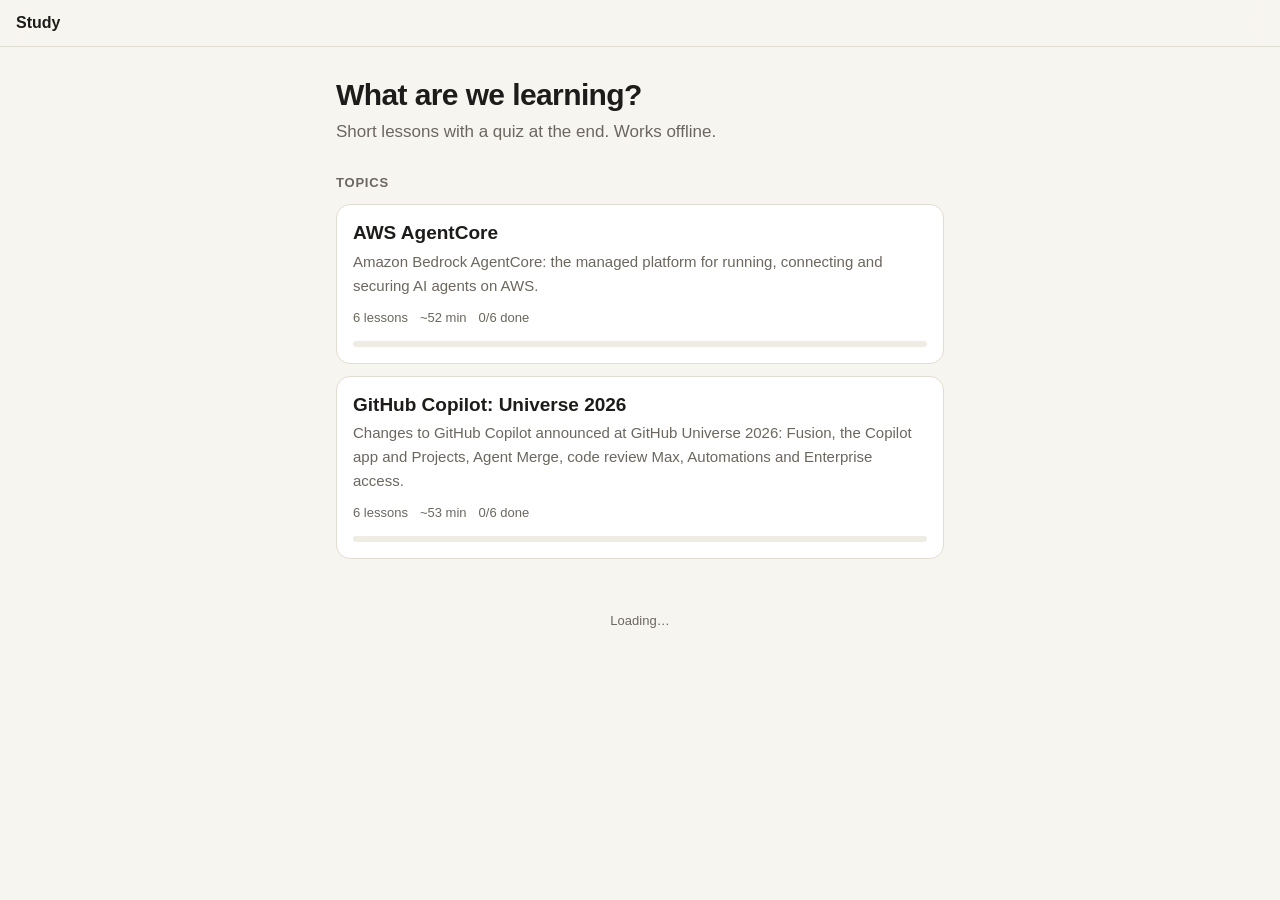
<file: docs/index.html>
<!doctype html>
<html lang="en">
<head>
  <meta charset="utf-8">
  <meta name="viewport" content="width=device-width, initial-scale=1, viewport-fit=cover">
  <title>Study</title>
  <meta name="description" content="Offline study notes and quizzes.">
  <meta name="theme-color" content="#f7f5f0" media="(prefers-color-scheme: light)">
  <meta name="theme-color" content="#16171a" media="(prefers-color-scheme: dark)">
  <meta name="apple-mobile-web-app-capable" content="yes">
  <meta name="mobile-web-app-capable" content="yes">
  <meta name="apple-mobile-web-app-status-bar-style" content="default">
  <meta name="apple-mobile-web-app-title" content="Study">
  <link rel="manifest" href="manifest.webmanifest">
  <link rel="icon" href="icons/icon.svg" type="image/svg+xml">
  <link rel="apple-touch-icon" href="icons/apple-touch-icon.png">
  <link rel="stylesheet" href="styles.css">
</head>
<body>
  <header class="topbar">
    <a class="back" id="back" href="#/" hidden aria-label="Back">
      <svg viewBox="0 0 24 24" width="22" height="22" aria-hidden="true"><path d="M15 5l-7 7 7 7" fill="none" stroke="currentColor" stroke-width="2.2" stroke-linecap="round" stroke-linejoin="round"/></svg>
    </a>
    <div class="crumb" id="crumb">Study</div>
  </header>
  <div class="progress-rail" id="rail"><div class="progress-bar" id="bar"></div></div>
  <main id="app" tabindex="-1"></main>
  <footer class="foot" id="foot">Loading…</footer>
  <script src="app.js" type="module"></script>
</body>
</html>
</file>
<file: docs/styles.css>
:root {
  --bg: #f7f5f0;
  --surface: #ffffff;
  --surface-2: #efece4;
  --text: #1d1c1a;
  --muted: #6b675f;
  --border: #e2ddd2;
  --accent: #c2550f;
  --accent-soft: #fbe9dc;
  --good: #1f7a4d;
  --good-soft: #e1f3e8;
  --bad: #b3261e;
  --bad-soft: #fbe4e2;
  --code-bg: #f1eee7;
  --radius: 14px;
  --measure: 40rem;
  --font: -apple-system, BlinkMacSystemFont, "SF Pro Text", "Segoe UI", Roboto, sans-serif;
  --serif: "Iowan Old Style", "Palatino", Georgia, serif;
  --mono: ui-monospace, "SF Mono", Menlo, Consolas, monospace;
}

@media (prefers-color-scheme: dark) {
  :root {
    --bg: #16171a;
    --surface: #1f2024;
    --surface-2: #26282d;
    --text: #ecebe8;
    --muted: #a19d95;
    --border: #33353b;
    --accent: #f29a5c;
    --accent-soft: #3a2a1f;
    --good: #6fd09b;
    --good-soft: #1b3226;
    --bad: #f28b82;
    --bad-soft: #3b2120;
    --code-bg: #24262b;
  }
}

* { box-sizing: border-box; }

html { -webkit-text-size-adjust: 100%; }

body {
  margin: 0;
  background: var(--bg);
  color: var(--text);
  font: 17px/1.6 var(--font);
  min-height: 100vh;
  padding-bottom: env(safe-area-inset-bottom);
}

a { color: var(--accent); }

/* Top bar */
.topbar {
  position: sticky;
  top: 0;
  z-index: 10;
  display: flex;
  align-items: center;
  gap: 4px;
  padding: calc(env(safe-area-inset-top) + 10px) 16px 10px;
  background: color-mix(in srgb, var(--bg) 88%, transparent);
  -webkit-backdrop-filter: blur(12px);
  backdrop-filter: blur(12px);
  border-bottom: 1px solid var(--border);
}
.back {
  display: grid;
  place-items: center;
  width: 36px;
  height: 36px;
  margin-left: -8px;
  border-radius: 10px;
  color: var(--text);
}
.back:active { background: var(--surface-2); }
.back[hidden] { display: none; }
.crumb {
  font-weight: 600;
  font-size: 16px;
  white-space: nowrap;
  overflow: hidden;
  text-overflow: ellipsis;
}
.progress-rail {
  position: sticky;
  top: calc(env(safe-area-inset-top) + 57px);
  z-index: 9;
  height: 3px;
  background: transparent;
}
.progress-bar { height: 100%; width: 0; background: var(--accent); transition: width .1s linear; }

main {
  max-width: var(--measure);
  margin: 0 auto;
  padding: 20px 16px 40px;
  outline: none;
}

.foot {
  max-width: var(--measure);
  margin: 0 auto;
  padding: 0 16px 32px;
  color: var(--muted);
  font-size: 13px;
  text-align: center;
}

/* Home + topic lists */
.hello h1 { font: 700 30px/1.15 var(--font); margin: 8px 0 6px; letter-spacing: -0.02em; }
.hello p { color: var(--muted); margin: 0 0 24px; }

.section-label {
  font-size: 13px;
  font-weight: 600;
  text-transform: uppercase;
  letter-spacing: .06em;
  color: var(--muted);
  margin: 28px 0 10px;
}

.card {
  display: block;
  text-decoration: none;
  color: inherit;
  background: var(--surface);
  border: 1px solid var(--border);
  border-radius: var(--radius);
  padding: 16px;
  margin-bottom: 12px;
}
.card:active { transform: scale(.99); }
.card h2, .card h3 { margin: 0 0 4px; font-size: 19px; line-height: 1.3; }
.card p { margin: 0; color: var(--muted); font-size: 15px; }
.card .meta { display: flex; gap: 12px; flex-wrap: wrap; margin-top: 10px; font-size: 13px; color: var(--muted); }

.resume { border-color: var(--accent); background: var(--accent-soft); }
.resume .eyebrow { font-size: 12px; font-weight: 700; text-transform: uppercase; letter-spacing: .06em; color: var(--accent); }

.meter { height: 6px; border-radius: 99px; background: var(--surface-2); overflow: hidden; margin-top: 12px; }
.meter > span { display: block; height: 100%; background: var(--accent); border-radius: 99px; }

.lesson-row { display: flex; gap: 14px; align-items: flex-start; }
.lesson-num {
  flex: none;
  width: 32px;
  height: 32px;
  border-radius: 50%;
  display: grid;
  place-items: center;
  font-weight: 700;
  font-size: 14px;
  background: var(--surface-2);
  color: var(--muted);
}
.lesson-num.done { background: var(--good-soft); color: var(--good); }
.pill { padding: 1px 8px; border-radius: 99px; background: var(--surface-2); }
.pill.good { background: var(--good-soft); color: var(--good); }

.topic-head h1 { font: 700 28px/1.2 var(--font); margin: 6px 0 8px; letter-spacing: -0.02em; }
.topic-head p { color: var(--muted); margin: 0 0 8px; }

/* Lesson article */
.lesson-head .eyebrow { font-size: 13px; color: var(--muted); }
.lesson-head h1 { font: 700 28px/1.2 var(--font); margin: 6px 0 4px; letter-spacing: -0.02em; }
.lesson-head .lede { font-family: var(--serif); font-size: 19px; color: var(--muted); margin: 8px 0 20px; }

article { font-family: var(--serif); font-size: 18.5px; line-height: 1.65; }
article h2 { font: 700 22px/1.3 var(--font); margin: 36px 0 10px; letter-spacing: -0.01em; }
article h3 { font: 650 18px/1.35 var(--font); margin: 26px 0 8px; }
article p, article ul, article ol { margin: 0 0 16px; }
article li { margin-bottom: 6px; }
article strong { font-weight: 700; }
article code {
  font: 0.82em/1.4 var(--mono);
  background: var(--code-bg);
  padding: 2px 5px;
  border-radius: 5px;
  overflow-wrap: anywhere;
}
article pre {
  font: 13.5px/1.5 var(--mono);
  background: var(--code-bg);
  border: 1px solid var(--border);
  border-radius: 10px;
  padding: 12px 14px;
  overflow-x: auto;
  margin: 0 0 18px;
  -webkit-overflow-scrolling: touch;
}
article pre code { background: none; padding: 0; font-size: inherit; overflow-wrap: normal; }

.callout {
  font-family: var(--font);
  font-size: 16px;
  line-height: 1.55;
  border-radius: 12px;
  padding: 12px 14px;
  margin: 0 0 18px;
  background: var(--surface);
  border: 1px solid var(--border);
  border-left: 4px solid var(--accent);
}
.callout > :last-child { margin-bottom: 0; }
.callout .label { display: block; font-weight: 700; font-size: 12px; text-transform: uppercase; letter-spacing: .06em; color: var(--accent); margin-bottom: 4px; }
.callout.warn { border-left-color: var(--bad); }
.callout.warn .label { color: var(--bad); }
.callout.key { border-left-color: var(--good); }
.callout.key .label { color: var(--good); }

.table-wrap { overflow-x: auto; margin: 0 0 18px; -webkit-overflow-scrolling: touch; }
article table { border-collapse: collapse; font: 14.5px/1.45 var(--font); min-width: 100%; }
article th, article td { text-align: left; vertical-align: top; padding: 8px 10px; border-bottom: 1px solid var(--border); }
article th { font-weight: 650; background: var(--surface-2); }

/* Simple stacked flow diagram */
.flow { font-family: var(--font); font-size: 15px; margin: 0 0 20px; padding: 0; list-style: none; }
.flow li {
  position: relative;
  background: var(--surface);
  border: 1px solid var(--border);
  border-radius: 10px;
  padding: 10px 12px;
  margin: 0 0 22px;
}
.flow li:not(:last-child)::after {
  content: "↓";
  position: absolute;
  left: 0;
  right: 0;
  bottom: -22px;
  text-align: center;
  font-size: 15px;
  line-height: 22px;
  color: var(--muted);
}
.flow b { display: block; }
.flow span { color: var(--muted); font-size: 14px; }

/* Grid of service tiles */
.tiles { display: grid; grid-template-columns: repeat(2, minmax(0, 1fr)); gap: 8px; margin: 0 0 20px; font-family: var(--font); }
.tiles div { background: var(--surface); border: 1px solid var(--border); border-radius: 10px; padding: 10px; font-size: 14px; line-height: 1.4; }
.tiles b { display: block; font-size: 15px; margin-bottom: 2px; }
.tiles span { color: var(--muted); }

details {
  font-family: var(--font);
  font-size: 16px;
  background: var(--surface);
  border: 1px solid var(--border);
  border-radius: 12px;
  padding: 10px 14px;
  margin: 0 0 18px;
}
details summary { font-weight: 600; cursor: pointer; }
details[open] summary { margin-bottom: 8px; }

/* Quiz */
.quiz { margin-top: 40px; padding-top: 24px; border-top: 2px solid var(--border); }
.quiz h2 { font: 700 24px/1.25 var(--font); margin: 0 0 4px; }
.quiz .sub { color: var(--muted); margin: 0 0 20px; font-size: 15px; }
.q { background: var(--surface); border: 1px solid var(--border); border-radius: var(--radius); padding: 16px; margin-bottom: 14px; }
.q-num { font-size: 12px; font-weight: 700; text-transform: uppercase; letter-spacing: .06em; color: var(--muted); }
.q-text { font-weight: 600; margin: 4px 0 12px; line-height: 1.45; }
.opt {
  display: block;
  width: 100%;
  text-align: left;
  font: inherit;
  font-size: 16px;
  line-height: 1.4;
  color: var(--text);
  background: var(--bg);
  border: 1.5px solid var(--border);
  border-radius: 10px;
  padding: 11px 12px;
  margin-bottom: 8px;
  cursor: pointer;
  -webkit-tap-highlight-color: transparent;
}
.opt:disabled { cursor: default; color: var(--text); }
.opt.correct { border-color: var(--good); background: var(--good-soft); }
.opt.wrong { border-color: var(--bad); background: var(--bad-soft); }
.opt.dim { opacity: .55; }
.explain { font-size: 15px; line-height: 1.5; margin-top: 6px; padding: 10px 12px; border-radius: 10px; background: var(--surface-2); }
.explain b.good { color: var(--good); }
.explain b.bad { color: var(--bad); }

.score {
  text-align: center;
  background: var(--surface);
  border: 1px solid var(--border);
  border-radius: var(--radius);
  padding: 20px 16px;
  margin-top: 18px;
}
.score .big { font: 800 40px/1 var(--font); }
.score p { margin: 8px 0 14px; color: var(--muted); }

.btn-row { display: flex; gap: 10px; flex-wrap: wrap; justify-content: center; }
.btn {
  appearance: none;
  display: inline-block;
  font: 600 16px/1 var(--font);
  text-decoration: none;
  padding: 13px 18px;
  border-radius: 12px;
  border: 1.5px solid var(--border);
  background: var(--surface);
  color: var(--text);
  cursor: pointer;
}
.btn.primary { background: var(--accent); border-color: var(--accent); color: #fff; }
@media (prefers-color-scheme: dark) { .btn.primary { color: #1a1206; } }

.next-up { margin-top: 28px; }

.empty { color: var(--muted); text-align: center; padding: 40px 0; }
</file>
